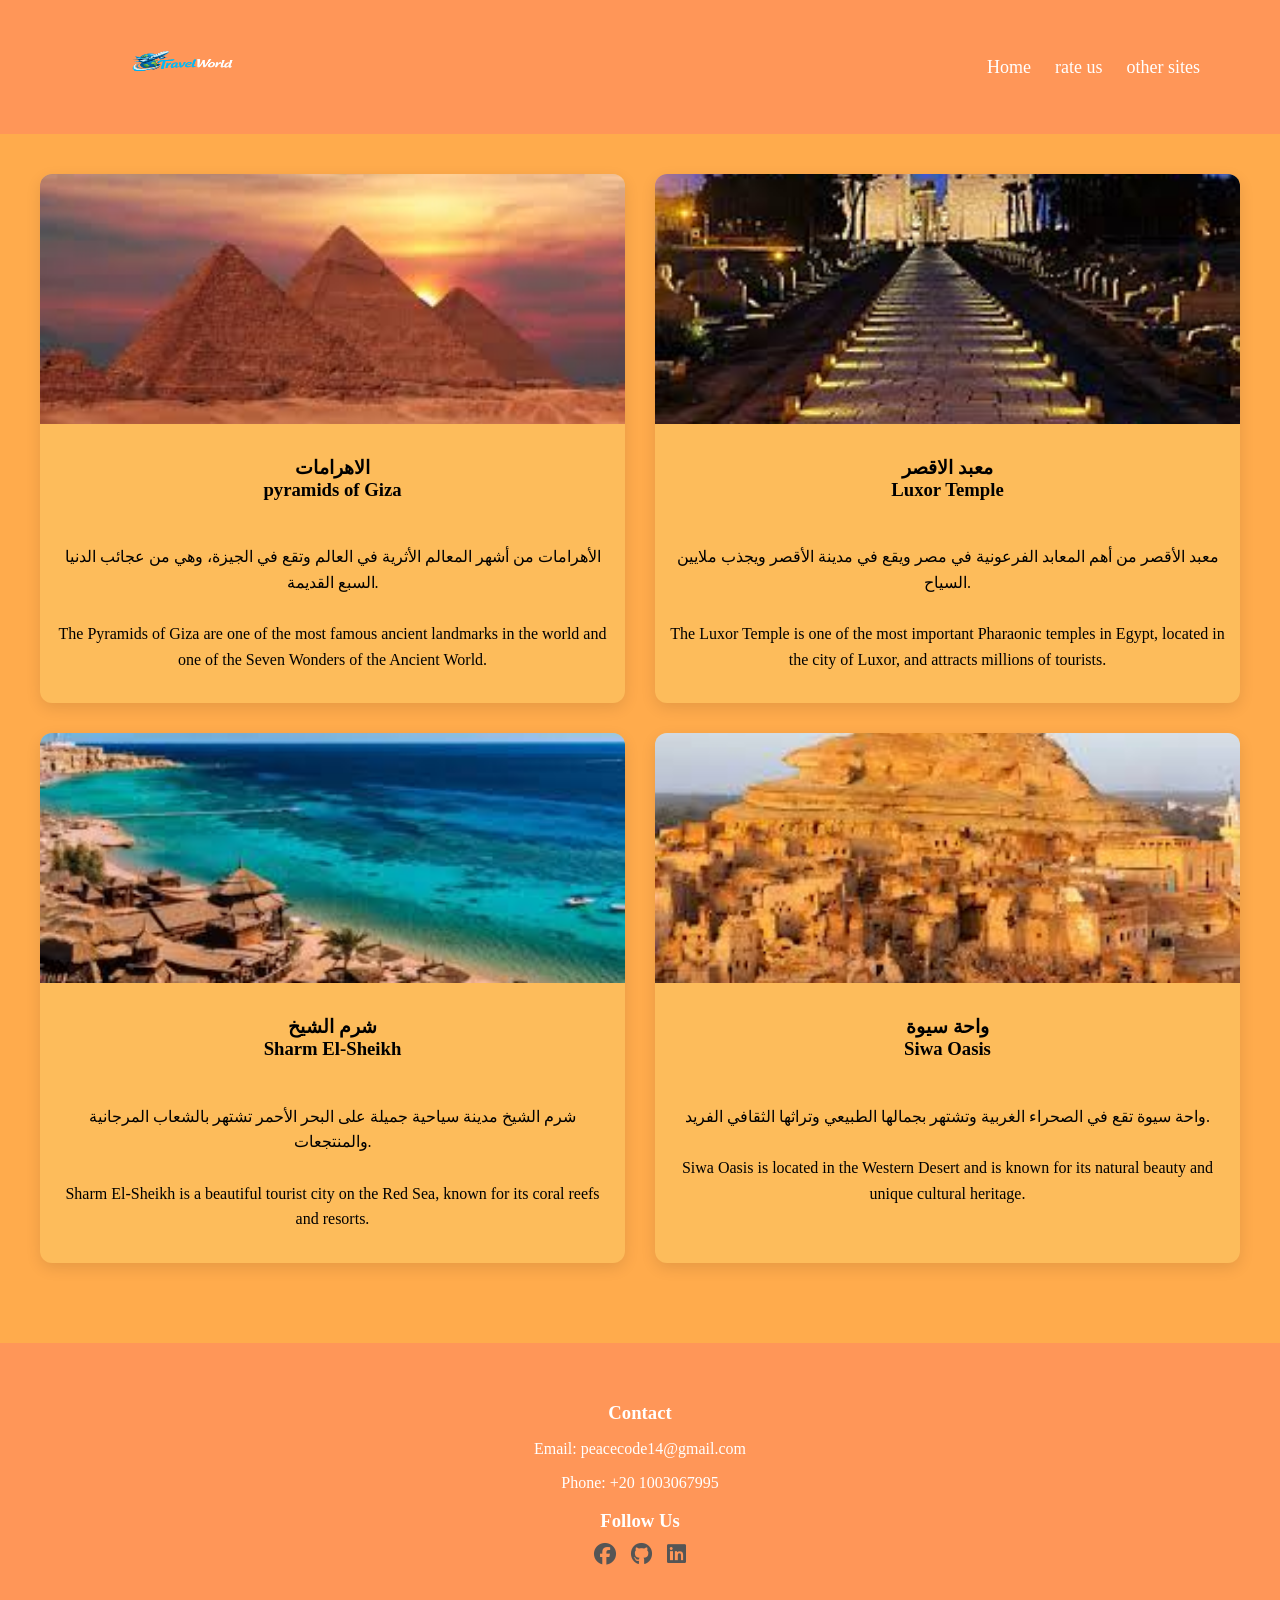
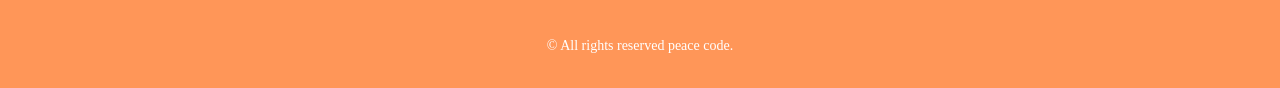
<file: index.html>
<!DOCTYPE html>
<html lang="ar">

<head>

<meta charset="UTF-8">
<meta name="viewport" content="width=device-width, initial-scale=1.0">

<title>Country Tourism</title>

<link rel="stylesheet" href="style1.css">
<link rel="stylesheet" href="https://cdnjs.cloudflare.com/ajax/libs/font-awesome/6.5.0/css/all.min.css">
</head>

<body>

  <nav class="navbar">
<div class="logo">
<img class="star" src="flight.png" alt="TravelWorld Logo">
</div>

<ul class="menu">
<div class="nav-links">

<a href="https://peacecode14-alt.github.io/travel-world/" class="back">Home</a>
<a href="rate-us.html" class="active">rate us</a>
<a href="other-sites.html" class="active">other sites</a>
</ul>
</div>

</nav>

<section class="places">

<div class="place">

<img src="pyr.jpg">

<h3>
الاهرامات
<br>
pyramids of Giza
</h3>

<p>

الأهرامات من أشهر المعالم الأثرية في العالم وتقع في الجيزة، وهي من عجائب الدنيا السبع القديمة.
<br><br>

The Pyramids of Giza are one of the most famous ancient landmarks in the world and one of the Seven Wonders of the Ancient World.

</p>

</div>


<div class="place">

<img src="eg3.jpg">

<h3>
معبد الاقصر
<br>
Luxor Temple
</h3>

<p>
معبد الأقصر من أهم المعابد الفرعونية في مصر ويقع في مدينة الأقصر ويجذب ملايين السياح.
<br><br>
The Luxor Temple is one of the most important Pharaonic temples in Egypt, located in the city of Luxor, and attracts millions of tourists.
</p>

</div>


<div class="place">

<img src="eg1.jpg">

<h3>
شرم الشيخ
<br>
Sharm El-Sheikh
</h3>

<p>
شرم الشيخ مدينة سياحية جميلة على البحر الأحمر تشتهر بالشعاب المرجانية والمنتجعات.
<br><br>
Sharm El-Sheikh is a beautiful tourist city on the Red Sea, known for its coral reefs and resorts.
</p>

</div>


<div class="place">

<img src="eg2.jpg">

<h3>
واحة سيوة
<br>
Siwa Oasis
</h3>

<p>
واحة سيوة تقع في الصحراء الغربية وتشتهر بجمالها الطبيعي وتراثها الثقافي الفريد.
<br><br>
Siwa Oasis is located in the Western Desert and is known for its natural beauty and unique cultural heritage.
</p>

</div>
</section>
 <footer class="site-footer">







<div class="footer-content">

<div class="footer-section social">
<div class="footer-section">

<h3>Contact</h3>
<p>Email: peacecode14@gmail.com</p>
<p>Phone: +20 1003067995</p>

</div>
<h3>Follow Us</h3>
<div class="social-links">
         <a href="https://web.facebook.com/profile.php?id=61561774513017&locale=ar_AR" target="_blank">
          <i class="fa-brands fa-facebook"></i>
        </a>

        <a href="https://github.com/peacecode14-alt" target="_blank">
          <i class="fa-brands fa-github"></i>
        </a>
        <a
          href="https://www.linkedin.com/in/ahmed-emad-367192395/"
          target="_blank"
        >
          <i class="fa-brands fa-linkedin"></i>
        </a>
      </div>
</div>

</div>







<div class="footer-bottom">
<p>© All rights reserved peace code.</p>
</div>

</footer>
</body>
</html>
</file>
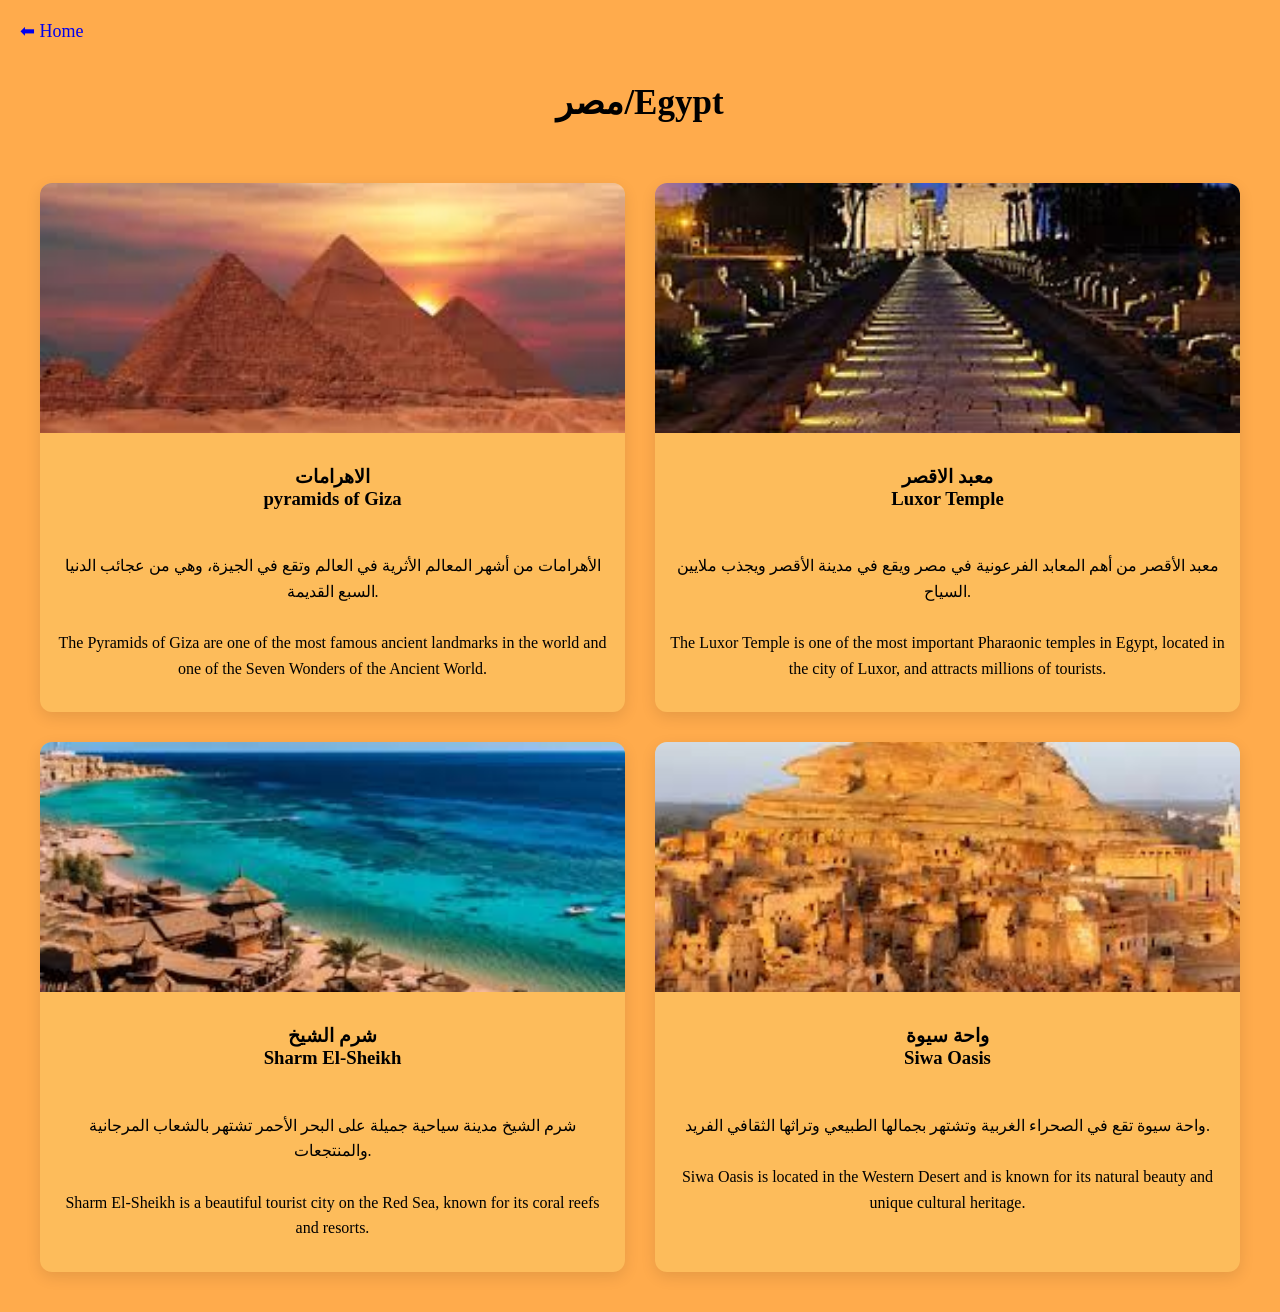
<file: egypt.html>
<!DOCTYPE html>
<html lang="ar">

<head>

<meta charset="UTF-8">
<meta name="viewport" content="width=device-width, initial-scale=1.0">

<title>Country Tourism</title>

<link rel="stylesheet" href="style1.css">

</head>

<body>

<header>

<a href="../index.html" class="back">⬅ Home</a>

<h1 class="country-title">مصر/Egypt</h1>

</header>


<section class="places">

<div class="place">

<img src="pyr.jpg">

<h3>
الاهرامات
<br>
pyramids of Giza
</h3>

<p>

الأهرامات من أشهر المعالم الأثرية في العالم وتقع في الجيزة، وهي من عجائب الدنيا السبع القديمة.
<br><br>

The Pyramids of Giza are one of the most famous ancient landmarks in the world and one of the Seven Wonders of the Ancient World.

</p>

</div>


<div class="place">

<img src="eg3.jpg">

<h3>
معبد الاقصر
<br>
Luxor Temple
</h3>

<p>
معبد الأقصر من أهم المعابد الفرعونية في مصر ويقع في مدينة الأقصر ويجذب ملايين السياح.
<br><br>
The Luxor Temple is one of the most important Pharaonic temples in Egypt, located in the city of Luxor, and attracts millions of tourists.
</p>

</div>


<div class="place">

<img src="eg1.jpg">

<h3>
شرم الشيخ
<br>
Sharm El-Sheikh
</h3>

<p>
شرم الشيخ مدينة سياحية جميلة على البحر الأحمر تشتهر بالشعاب المرجانية والمنتجعات.
<br><br>
Sharm El-Sheikh is a beautiful tourist city on the Red Sea, known for its coral reefs and resorts.
</p>

</div>


<div class="place">

<img src="eg2.jpg">

<h3>
واحة سيوة
<br>
Siwa Oasis
</h3>

<p>
واحة سيوة تقع في الصحراء الغربية وتشتهر بجمالها الطبيعي وتراثها الثقافي الفريد.
<br><br>
Siwa Oasis is located in the Western Desert and is known for its natural beauty and unique cultural heritage.
</p>

</div>

</section>

</body>
</html>
</file>
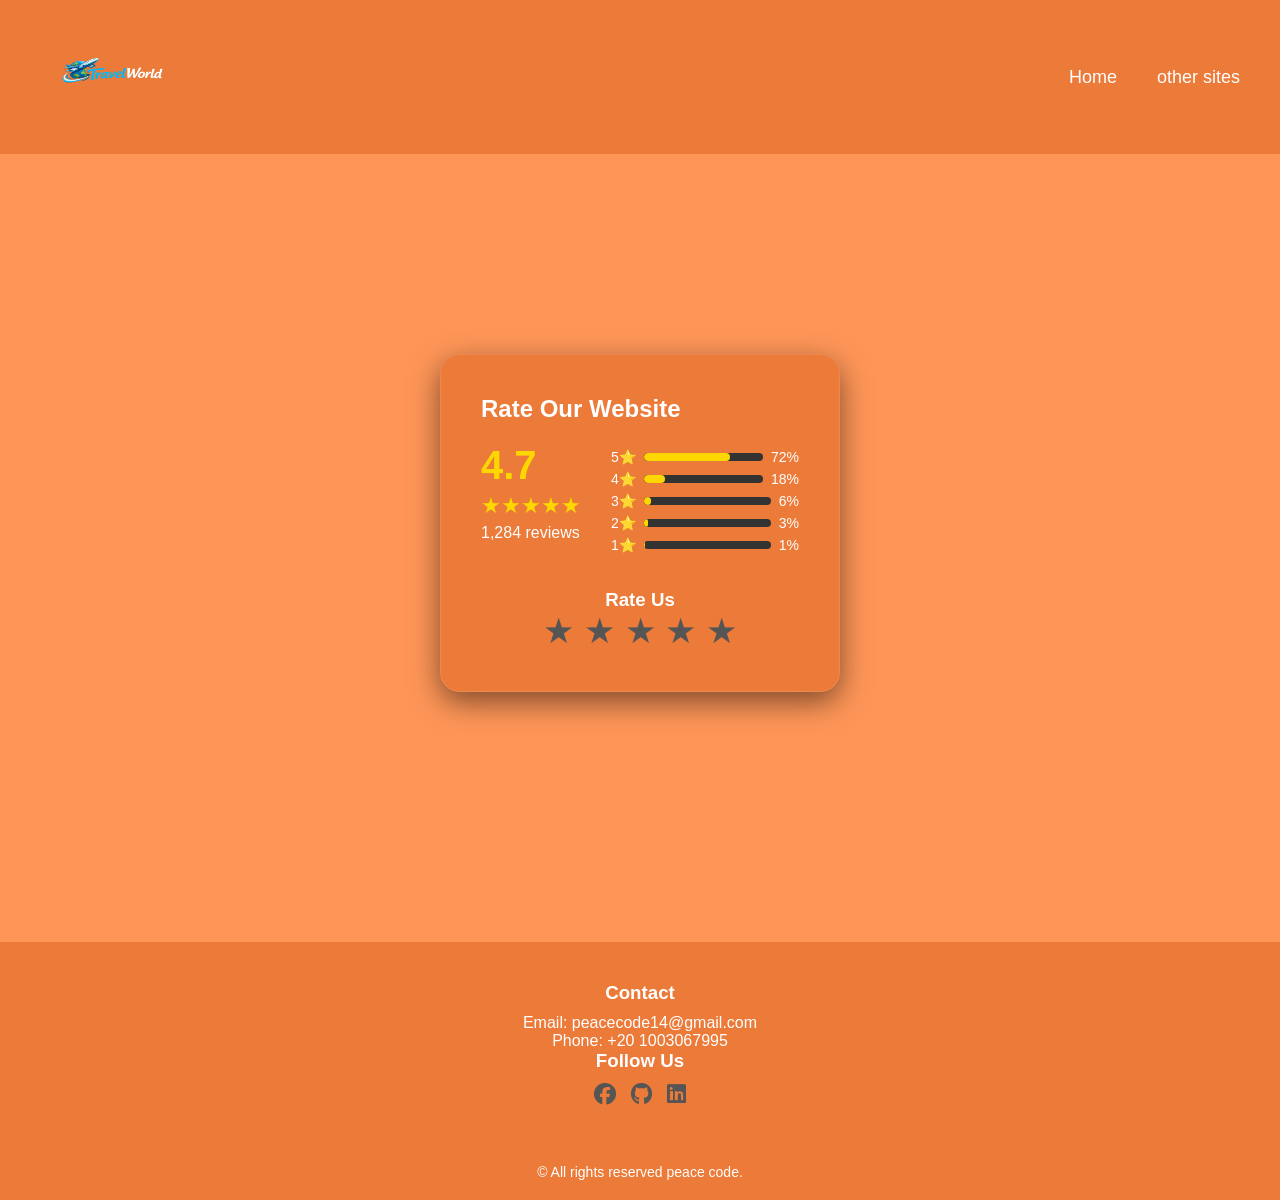
<file: rate-us.html>
<!DOCTYPE html>
<html lang="en">
<head>
    <meta charset="UTF-8">
    <meta name="viewport" content="width=device-width, initial-scale=1.0">
    <link rel="stylesheet" href="rate.css">
    <link rel="stylesheet" href="https://cdnjs.cloudflare.com/ajax/libs/font-awesome/6.5.0/css/all.min.css">
    <title>Document</title>
</head>
<body>
<header>

<nav class="navbar">

<div class="logo"><img src="flight.png" alt="flight"></div>

<ul class="menu">

<li><a href="https://peacecode14-alt.github.io/travel-world/">Home</a></li>
<li><a href="other-sites.html">other sites</a></li>


<li class="mega-parent">




</div>

</li>

</ul>







</div>

</div>

</nav>

</header>





    <section class="rate-section">
    <div class="glass">

<h2>Rate Our Website</h2>

<div class="rating-top">

<div class="average">
<h1>4.7</h1>
<div class="stars">★★★★★</div>
<p>1,284 reviews</p>
</div>

<div class="bars">

<div class="bar">
<span>5⭐</span>
<div class="progress">
<div class="fill fill5"></div>
</div>
<span>72%</span>
</div>

<div class="bar">
<span>4⭐</span>
<div class="progress">
<div class="fill fill4"></div>
</div>
<span>18%</span>
</div>

<div class="bar">
<span>3⭐</span>
<div class="progress">
<div class="fill fill3"></div>
</div>
<span>6%</span>
</div>

<div class="bar">
<span>2⭐</span>
<div class="progress">
<div class="fill fill2"></div>
</div>
<span>3%</span>
</div>

<div class="bar">
<span>1⭐</span>
<div class="progress">
<div class="fill fill1"></div>
</div>
<span>1%</span>
</div>

</div>

</div>


<div class="rate-box">

<h3>Rate Us</h3>

<div class="stars-input">

<input type="radio" id="star5" name="rate">
<label for="star5">★</label>

<input type="radio" id="star4" name="rate">
<label for="star4">★</label>

<input type="radio" id="star3" name="rate">
<label for="star3">★</label>

<input type="radio" id="star2" name="rate">
<label for="star2">★</label>

<input type="radio" id="star1" name="rate">
<label for="star1">★</label>

</div>

</div>

</div>
</section>
<footer class="site-footer">







<div class="footer-content">

<div class="footer-section social">
<div class="footer-section">

<h3>Contact</h3>
<p>Email: peacecode14@gmail.com</p>
<p>Phone: +20 1003067995</p>

</div>
<h3>Follow Us</h3>
<div class="social-links">
         <a href="https://web.facebook.com/profile.php?id=61561774513017&locale=ar_AR" target="_blank">
          <i class="fa-brands fa-facebook"></i>
        </a>

        <a href="https://github.com/peacecode14-alt" target="_blank">
          <i class="fa-brands fa-github"></i>
        </a>
        <a
          href="https://www.linkedin.com/in/ahmed-emad-367192395/"
          target="_blank"
        >
          <i class="fa-brands fa-linkedin"></i>
        </a>
      </div>
</div>

</div>







<div class="footer-bottom">
<p>© All rights reserved peace code.</p>
</div>

</footer>
</body>
</html>
</file>
<file: style1.css>
body {
    background: #ffab4c;
    margin: 0;
    padding: 0;
}

.navbar {
    padding: 60px;
    display: flex;
    justify-content: space-between;
    align-items: center;
    padding: 20px 60px;
    background: #ff9658;
    color: white;
    margin-top: 0px;
    z-index: 1000;
    max-height: 150px;
    margin-left: auto;
}

nav a {
    margin-right: 20px;
    text-decoration: none;
    color: white;
    font-size: 18px;
    transition: .3s;

}

nav a:hover {
    color: #38bdf8;
}

.logo img {
    height: 90px;
    width: 200px;
    margin-left: 30px;
    border: none;
    border-radius: 50px;
}


.starlogo img {
    width: 45px;
    margin-left: auto;
    height: 90px;
    height: 110px;
    border: none;
    border-radius: 50px;
    margin-right: 100px;

}







.country-title {

    text-align: center;
    margin: 20px;
    font-size: 35px;

}

.back {

    text-decoration: none;
    margin: 20px;
    display: inline-block;
    font-size: 18px;

}

.places {

    display: grid;
    grid-template-columns: repeat(2, 1fr);
    gap: 30px;
    padding: 40px;

}

.place {

    background: rgb(253, 188, 91);
    border-radius: 12px;
    overflow: hidden;
    box-shadow: 0 5px 15px rgba(0, 0, 0, 0.1);
    transition: .4s;

}

.place img {

    width: 100%;
    height: 250px;
    object-fit: cover;
    transition: .4s;

}

.place:hover img {

    transform: scale(1.1);

}

.place h3 {

    text-align: center;
    padding: 10px;

}

.place p {

    padding: 15px;
    line-height: 1.6;
    text-align: center;
}

.site-footer {
    background: #ff9658;
    backdrop-filter: blur(8px);
    color: white;
    padding: 40px 20px 20px 20px;
    margin-top: 40px;
}

.footer-content {
    display: flex;
    justify-content: center;
    flex-wrap: wrap;

}

.footer-section {
    min-width: 200px;
    text-align: center;
}

.footer-section h3 {
    margin-bottom: 10px;
}


.footer-section a:hover {
    color: #66c0f4;
}

.footer-bottom {
    text-align: center;
    border-top: 1px solid #ff9658;
    padding-top: 15px;
    margin-top: 20px;
    font-size: 14px;
}


.social-links {
    display: flex;
    justify-content: center;
    gap: 15px;
    margin-bottom: 20px;
}

.social-links a {
    font-size: 22px;
    color: #555;
    transition: 0.3s;
}

.social-links a:hover {
    color: #2196f3;
    transform: scale(1.2);
}

.copy {
    margin-top: 25px;
    opacity: 0.6;
    text-align: center;
}

@media(max-width:700px) {
    header {
        flex-direction: column;
        padding: 15px 30px;
    }
  

   

     nav {
        display: flex;
        justify-content: center;
        margin-top: 10px;
        flex-direction: column;
        text-align: center;
    }

    nav a {
        text-decoration: none;
        color: white;
        font-size: 18px;
       
         text-align: center;
   
    }
   
}


}
</file>
<file: rate.css>
* {
    margin: 0;
    padding: 0;
    box-sizing: border-box;
    font-family: Arial;
    scroll-behavior: smooth;
}

body {
    margin: 0;
    font-family: Arial;
    background: #ff9658;
    color: white;
}

.navbar {

    display: flex;
    justify-content: space-between;
    align-items: center;
    background: #ec7a38;
    padding: 20px;


}

nav a {
    margin-left: 20px;
    text-decoration: none;
    color: white;
    font-size: 18px;
    transition: .3s;
}

nav a:hover {
    color: #38bdf8;
}

.logo img {
    height: 110px;
    width: 200px;
    border: none;
    border-radius: 50px;
}

.menu {

    display: flex;
    gap: 20px;
    list-style: none;

}

.menu a {

    color: white;
    text-decoration: none;

}

.glass {
    backdrop-filter: blur(15px);
    background: #ec7a38;
    border: 1px solid rgba(255, 255, 255, 0.1);
    border-radius: 20px;
    padding: 40px;
    width: 400px;
    box-shadow: 0 10px 30px rgba(0, 0, 0, 0.5);
    margin-top: 200px;
    margin-left: auto;
    margin-right: auto;
}

.rating-top {
    display: flex;
    gap: 30px;
    margin-top: 20px;
}

.average h1 {
    font-size: 40px;
    color: gold;
}

.average .stars {
    color: gold;
    font-size: 22px;
    margin: 5px 0;
}

/* progress bars */

.bars {
    width: 200px;
}

.bar {
    display: flex;
    align-items: center;
    gap: 8px;
    font-size: 14px;
    margin: 6px 0;
}

.progress {
    flex: 1;
    height: 8px;
    background: #333;
    border-radius: 20px;
    overflow: hidden;
}

.fill {
    height: 100%;
    background: gold;
    border-radius: 20px;
}

/* percentages */

.fill5 {
    width: 72%
}

.fill4 {
    width: 18%
}

.fill3 {
    width: 6%
}

.fill2 {
    width: 3%
}

.fill1 {
    width: 1%
}

/* rating input */

.rate-box {
    text-align: center;
    margin-top: 30px;
}

.stars-input {
    direction: rtl;
    font-size: 35px;
}

.stars-input input {
    display: none;
}

.stars-input label {
    color: #555;
    cursor: pointer;
    transition: 0.3s;
}

/* hover animation */

.stars-input label:hover,
.stars-input label:hover~label {
    color: gold;
    transform: scale(1.3) rotate(-10deg);
}

/* checked */

.stars-input input:checked~label {
    color: gold;
}

.copy {
    margin-top: 25px;
    opacity: 0.6;
    text-align: center;
}

.site-footer {
    background: #ec7a38;
    backdrop-filter: blur(8px);
    color: white;
    padding: 40px 20px 20px 20px;
    margin-top: 250px;
}

.footer-content {
    display: flex;
    justify-content: center;
    flex-wrap: wrap;

}

.footer-section {
    min-width: 200px;
    text-align: center;
}

.footer-section h3 {
    margin-bottom: 10px;
}


.footer-section a:hover {
    color: #66c0f4;
}

.footer-bottom {
    text-align: center;
    border-top: 1px solid #ec7a38;
    padding-top: 15px;
    margin-top: 20px;
    font-size: 14px;
}


.social-links {
    display: flex;
    justify-content: center;
    gap: 15px;
    margin-bottom: 20px;
}

.social-links a {
    font-size: 22px;
    color: #555;
    transition: 0.3s;
}

.social-links a:hover {
    color: #2196f3;
    transform: scale(1.2);
}

@media(max-width:900px) {

    .games {

        grid-template-columns: repeat(2, 1fr);

    }

}

@media(max-width:500px) {

    .games {

        grid-template-columns: 1fr;

    }

    .navbar {

        flex-direction: column;

    }

    footer-content {
        flex-direction: column;
        align-items: center;
        text-align: center;
    }

}
</file>
